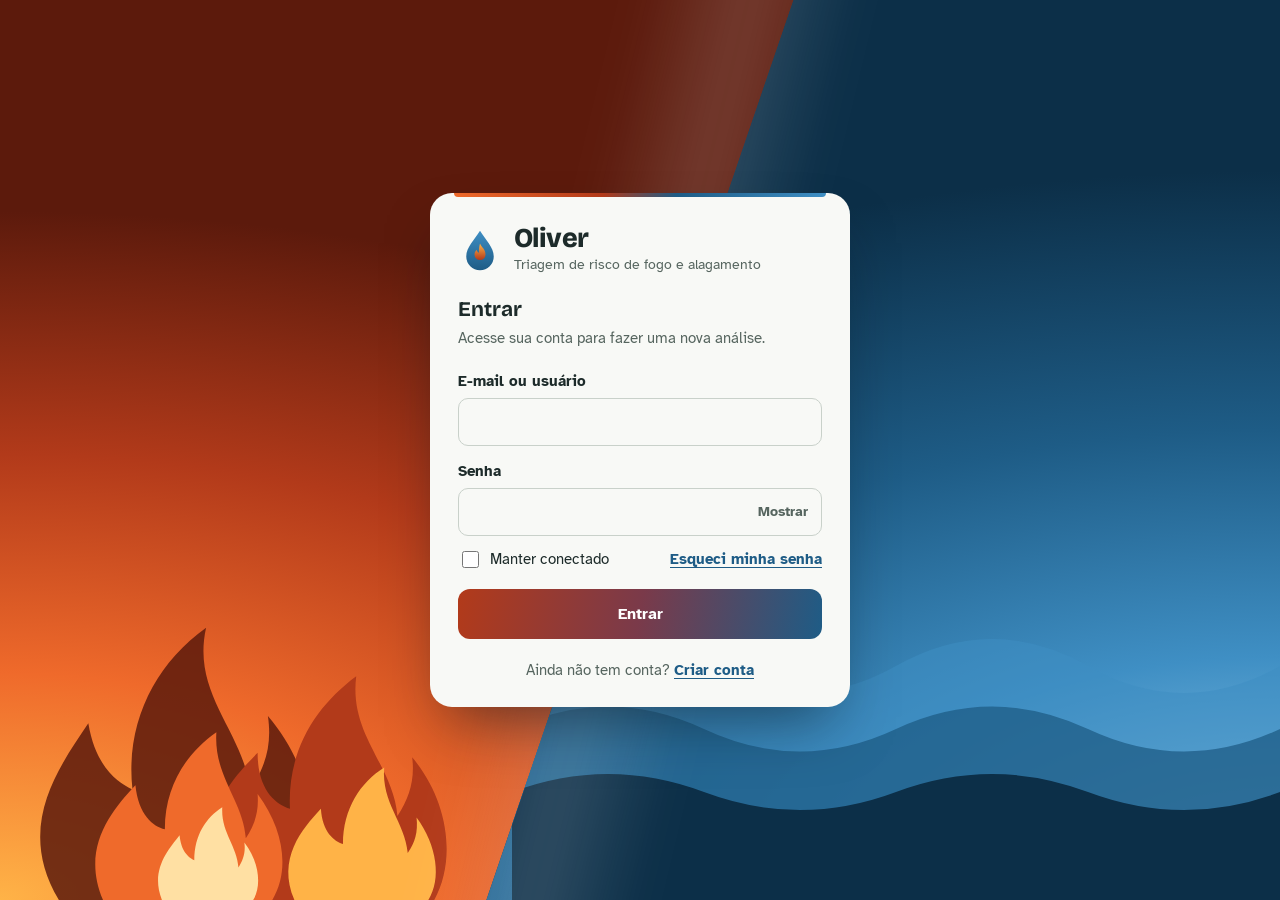
<file: static/login.html>
<!doctype html>
<html lang="pt-BR">
<head>
  <meta charset="utf-8">
  <meta name="viewport" content="width=device-width, initial-scale=1">
  <title>Oliver · Entrar</title>
  <link rel="preconnect" href="https://fonts.googleapis.com">
  <link rel="preconnect" href="https://fonts.gstatic.com" crossorigin>
  <link href="https://fonts.googleapis.com/css2?family=Atkinson+Hyperlegible:wght@400;700&family=Bricolage+Grotesque:opsz,wght@12..96,500;12..96,700;12..96,800&display=swap" rel="stylesheet">
  <style>
    :root {
      --paper: #edf0ea; --surface: #f8f9f6; --ink: #1d2b2a; --muted: #56655f; --line: #c9d1ca;
      --fire-1: #ffb347; --fire-2: #ef6a2b; --fire-3: #b23a1a; --fire-4: #5c1a0c;
      --water-1: #9fd3f0; --water-2: #3f8fc4; --water-3: #1e5c86; --water-4: #0c2f48;
      --accent: #3d5a54; --error: #b23a1a; --ok: #3e7c4f;
      --font-display: "Bricolage Grotesque", system-ui, sans-serif;
      --font-body: "Atkinson Hyperlegible", system-ui, sans-serif;
    }
    @media (prefers-color-scheme: dark) {
      :root { --surface: #1c2523; --ink: #e6ece8; --muted: #9daca6; --line: #33413e; --accent: #8fb3a8; --error: #ec7a55; --ok: #6fb07f; }
    }
    * { box-sizing: border-box; }
    html, body { height: 100%; }
    body {
      margin: 0; min-height: 100vh; color: var(--ink);
      font: 400 1rem/1.5 var(--font-body);
      background: var(--water-4);
      display: grid; place-items: center; padding: 24px 16px;
      overflow-x: hidden; position: relative;
    }
    button, input { font: inherit; color: inherit; }
    :focus-visible { outline: 3px solid var(--accent); outline-offset: 2px; }

    /* ---------- Cenário: fogo encontra água ---------- */
    .scene { position: fixed; inset: 0; z-index: 0; overflow: hidden; pointer-events: none; }
    .scene .fire-side {
      position: absolute; inset: 0;
      background:
        radial-gradient(120% 90% at 0% 100%, var(--fire-1) 0%, var(--fire-2) 28%, var(--fire-3) 55%, var(--fire-4) 85%);
      clip-path: polygon(0 0, 62% 0, 38% 100%, 0 100%);
    }
    .scene .water-side {
      position: absolute; inset: 0;
      background:
        radial-gradient(120% 90% at 100% 100%, var(--water-1) 0%, var(--water-2) 30%, var(--water-3) 58%, var(--water-4) 90%);
      clip-path: polygon(62% 0, 100% 0, 100% 100%, 38% 100%);
    }
    /* vapor na linha onde fogo e água se encontram */
    .scene .steam {
      position: absolute; top: -10%; bottom: -10%; left: 50%; width: 220px; transform: translateX(-50%) rotate(13.5deg);
      background: linear-gradient(90deg, transparent, rgba(255,255,255,.14), transparent);
      filter: blur(18px);
    }
    .flames { position: absolute; left: 0; bottom: 0; width: 46%; height: 62%; }
    .flames path { transform-origin: 50% 100%; transform-box: fill-box; animation: flicker 2.6s ease-in-out infinite; }
    .flames path:nth-child(2) { animation-duration: 3.1s; animation-delay: -.6s; }
    .flames path:nth-child(3) { animation-duration: 2.2s; animation-delay: -1.1s; }
    .flames path:nth-child(4) { animation-duration: 3.4s; animation-delay: -.3s; }
    .flames path:nth-child(5) { animation-duration: 2.8s; animation-delay: -1.7s; }
    @keyframes flicker {
      0%, 100% { transform: scale(1, 1) skewX(0deg); }
      30% { transform: scale(.96, 1.08) skewX(-2deg); }
      60% { transform: scale(1.03, .94) skewX(2deg); }
    }
    .embers span {
      position: absolute; bottom: -10px; width: 5px; height: 5px; border-radius: 50%;
      background: var(--fire-1); box-shadow: 0 0 8px 2px rgba(255,179,71,.7);
      animation: rise 7s linear infinite; opacity: 0;
    }
    @keyframes rise {
      0% { transform: translate(0, 0); opacity: 0; }
      10% { opacity: 1; }
      100% { transform: translate(60px, -85vh); opacity: 0; }
    }
    .waves { position: absolute; right: 0; bottom: 0; width: 60%; height: 40%; }
    .waves .wave { animation: drift 9s linear infinite; }
    .waves .wave.w2 { animation-duration: 13s; animation-direction: reverse; }
    .waves .wave.w3 { animation-duration: 17s; }
    @keyframes drift { from { transform: translateX(0); } to { transform: translateX(-600px); } }
    .drops span {
      position: absolute; top: -20px; width: 2px; height: 18px; border-radius: 2px;
      background: linear-gradient(to bottom, transparent, rgba(220,240,255,.8));
      animation: fall 1.6s linear infinite;
    }
    @keyframes fall { to { transform: translate(-30px, 105vh); } }

    /* ---------- Cartão ---------- */
    .card {
      position: relative; z-index: 1; width: 100%; max-width: 420px;
      background: var(--surface); border-radius: 22px; padding: 32px 28px 26px;
      box-shadow: 0 30px 60px -20px rgba(8, 20, 30, .55);
    }
    .card::before { /* filete fogo → água no topo do cartão */
      content: ""; position: absolute; left: 24px; right: 24px; top: 0; height: 4px; border-radius: 0 0 4px 4px;
      background: linear-gradient(90deg, var(--fire-2), var(--fire-3) 40%, var(--water-3) 60%, var(--water-2));
    }
    .brand { display: flex; align-items: center; gap: 12px; margin-bottom: 22px; }
    .brand-mark { width: 44px; height: 44px; flex: none; }
    .brand h1 { font: 800 1.7rem/1 var(--font-display); letter-spacing: -.02em; margin: 0; }
    .brand p { margin: 2px 0 0; color: var(--muted); font-size: .9rem; }

    h2 { font: 700 1.3rem/1.2 var(--font-display); margin: 0 0 4px; }
    .lead { margin: 0 0 20px; color: var(--muted); font-size: .95rem; }

    .view[hidden] { display: none; }
    .field { display: flex; flex-direction: column; gap: 6px; margin-bottom: 14px; }
    .field label { font-weight: 700; font-size: .92rem; }
    .field input {
      width: 100%; padding: 11px 12px; border-radius: 10px; border: 1.5px solid var(--line); background: var(--surface);
    }
    .field input:focus { border-color: var(--accent); outline: none; }
    .field input[aria-invalid="true"] { border-color: var(--error); }
    .hint { font-size: .82rem; color: var(--muted); }
    .pw-wrap { position: relative; }
    .pw-wrap input { padding-right: 70px; }
    .pw-toggle {
      position: absolute; right: 6px; top: 50%; transform: translateY(-50%);
      border: 0; background: transparent; color: var(--muted); font-size: .85rem; font-weight: 700;
      padding: 6px 8px; border-radius: 6px; cursor: pointer;
    }
    .pw-toggle:hover { color: var(--ink); }
    .row-between { display: flex; justify-content: space-between; align-items: center; gap: 12px; margin: -2px 0 18px; flex-wrap: wrap; }
    .check { display: inline-flex; align-items: center; gap: 8px; font-size: .92rem; cursor: pointer; }
    .check input { width: 17px; height: 17px; accent-color: var(--water-3); }

    .link {
      border: 0; background: none; padding: 0; cursor: pointer;
      color: var(--water-3); font-weight: 700; font-size: .92rem; text-decoration: underline; text-underline-offset: 3px;
    }
    @media (prefers-color-scheme: dark) { .link { color: var(--water-1); } }
    .link:hover { text-decoration-thickness: 2px; }

    .primary {
      width: 100%; border: 0; border-radius: 12px; padding: 13px 18px; cursor: pointer;
      font-weight: 700; font-size: 1rem; color: #fff;
      background: linear-gradient(100deg, var(--fire-3) 0%, #7a3a4a 50%, var(--water-3) 100%);
      transition: filter .2s ease;
    }
    .primary:hover { filter: brightness(1.12); }
    .primary:disabled { opacity: .6; cursor: wait; }

    .switch { margin: 20px 0 0; text-align: center; color: var(--muted); font-size: .93rem; }
    .msg { margin: 0 0 14px; padding: 10px 12px; border-radius: 10px; font-size: .92rem; }
    .msg[hidden] { display: none; }
    .msg.error { background: rgba(178,58,26,.1); color: var(--error); font-weight: 700; }
    .msg.ok { background: rgba(62,124,79,.12); color: var(--ok); font-weight: 700; }
    .demo-note { margin: 18px 0 0; font-size: .8rem; color: var(--muted); text-align: center; }

    .strength { display: flex; gap: 4px; margin-top: 2px; }
    .strength i { flex: 1; height: 4px; border-radius: 2px; background: var(--line); transition: background .3s; }

    @media (max-width: 700px) {
      .scene .fire-side { clip-path: polygon(0 0, 100% 0, 100% 38%, 0 58%); }
      .scene .water-side { clip-path: polygon(0 58%, 100% 38%, 100% 100%, 0 100%); }
      .scene .steam { top: 48%; left: -10%; right: -10%; width: auto; height: 120px; transform: translateY(-50%) rotate(-11deg); }
      .flames { width: 100%; height: 40%; bottom: auto; top: 10%; }
      .waves { width: 100%; height: 30%; }
    }
    @media (prefers-reduced-motion: reduce) {
      *, *::before, *::after { animation: none !important; transition: none !important; }
    }
  </style>
</head>
<body>
  <!-- Fundo decorativo -->
  <div class="scene" aria-hidden="true">
    <div class="fire-side">
      <svg class="flames" viewBox="0 0 400 300" preserveAspectRatio="xMinYMax meet">
        <path d="M40 300c-30-50 0-90 20-120 5 30 20 40 30 45-5-45 15-85 50-110-10 45 25 70 30 110 10-15 15-30 12-50 30 35 40 85 20 125Z" fill="#5c1a0c" opacity=".85"/>
        <path d="M150 300c-25-45 5-80 25-100 0 25 12 35 22 38-2-40 18-70 45-90-5 40 25 60 28 95 8-12 12-25 10-40 25 30 30 70 15 97Z" fill="#b23a1a"/>
        <path d="M70 300c-15-35 5-60 22-78 2 20 12 28 20 30 0-30 15-52 35-66-2 30 18 46 20 72 6-9 9-18 8-30 18 24 22 52 10 72Z" fill="#ef6a2b"/>
        <path d="M200 300c-12-28 5-48 18-62 1 16 9 22 15 24 0-24 12-42 28-52-2 24 14 37 16 58 5-7 7-14 6-24 14 19 17 42 8 56Z" fill="#ffb347"/>
        <path d="M110 300c-8-20 4-34 12-44 1 11 6 15 10 17 0-17 8-29 19-36-1 17 10 26 11 41 3-5 5-10 4-17 10 13 12 29 6 39Z" fill="#ffe0a3"/>
      </svg>
      <div class="embers">
        <span style="left:6%;animation-delay:0s"></span><span style="left:14%;animation-delay:1.4s"></span>
        <span style="left:22%;animation-delay:2.9s"></span><span style="left:30%;animation-delay:4.1s"></span>
        <span style="left:11%;animation-delay:5.3s"></span><span style="left:26%;animation-delay:6.2s"></span>
        <span style="left:35%;animation-delay:3.4s"></span><span style="left:18%;animation-delay:.7s"></span>
      </div>
    </div>
    <div class="water-side">
      <div class="drops">
        <span style="left:58%;animation-delay:0s"></span><span style="left:66%;animation-delay:.4s"></span>
        <span style="left:74%;animation-delay:.9s"></span><span style="left:82%;animation-delay:.2s"></span>
        <span style="left:90%;animation-delay:1.2s"></span><span style="left:70%;animation-delay:1.4s"></span>
        <span style="left:86%;animation-delay:.7s"></span><span style="left:96%;animation-delay:1s"></span>
        <span style="left:62%;animation-delay:1.1s"></span><span style="left:78%;animation-delay:.5s"></span>
      </div>
      <svg class="waves" viewBox="0 0 600 200" preserveAspectRatio="none">
        <g class="wave w1"><path d="M0 70 Q75 40 150 70 T300 70 T450 70 T600 70 T750 70 T900 70 T1050 70 T1200 70 V200 H0Z" fill="#3f8fc4" opacity=".55"/></g>
        <g class="wave w2"><path d="M0 105 Q75 80 150 105 T300 105 T450 105 T600 105 T750 105 T900 105 T1050 105 T1200 105 V200 H0Z" fill="#1e5c86" opacity=".75"/></g>
        <g class="wave w3"><path d="M0 140 Q75 120 150 140 T300 140 T450 140 T600 140 T750 140 T900 140 T1050 140 T1200 140 V200 H0Z" fill="#0c2f48"/></g>
      </svg>
    </div>
    <div class="steam"></div>
  </div>

  <main class="card">
    <div class="brand">
      <!-- Marca: gota de água com chama dentro -->
      <svg class="brand-mark" viewBox="0 0 48 48" aria-hidden="true">
        <defs>
          <linearGradient id="g-water" x1="0" y1="0" x2="0" y2="1"><stop offset="0" stop-color="#3f8fc4"/><stop offset="1" stop-color="#1e5c86"/></linearGradient>
          <linearGradient id="g-fire" x1="0" y1="1" x2="0" y2="0"><stop offset="0" stop-color="#b23a1a"/><stop offset="1" stop-color="#ffb347"/></linearGradient>
        </defs>
        <path d="M24 3C18 13 9 21 9 31a15 15 0 0 0 30 0C39 21 30 13 24 3Z" fill="url(#g-water)"/>
        <path d="M24 17c1.5 4 6 6 6 12a6 6 0 0 1-12 0c0-2.5 1.2-4.2 2.4-5.4.4 1.8 1.4 3 2.6 3.4-.4-3.6.2-7 1-10Z" fill="url(#g-fire)"/>
      </svg>
      <div>
        <h1>Oliver</h1>
        <p>Triagem de risco de fogo e alagamento</p>
      </div>
    </div>

    <!-- Entrar -->
    <section class="view" id="view-login" aria-labelledby="t-login">
      <h2 id="t-login">Entrar</h2>
      <p class="lead">Acesse sua conta para fazer uma nova análise.</p>
      <p class="msg" role="alert" hidden></p>
      <form novalidate data-action="login">
        <div class="field">
          <label for="l-user">E-mail ou usuário</label>
          <input id="l-user" name="user" autocomplete="username" required>
        </div>
        <div class="field">
          <label for="l-pass">Senha</label>
          <div class="pw-wrap">
            <input id="l-pass" name="password" type="password" autocomplete="current-password" required>
            <button type="button" class="pw-toggle" aria-controls="l-pass">Mostrar</button>
          </div>
        </div>
        <div class="row-between">
          <label class="check"><input type="checkbox" name="remember"> Manter conectado</label>
          <button type="button" class="link" data-go="recover">Esqueci minha senha</button>
        </div>
        <button type="submit" class="primary">Entrar</button>
      </form>
      <p class="switch">Ainda não tem conta? <button type="button" class="link" data-go="signup">Criar conta</button></p>
    </section>

    <!-- Criar conta -->
    <section class="view" id="view-signup" aria-labelledby="t-signup" hidden>
      <h2 id="t-signup">Criar conta</h2>
      <p class="lead">Leva menos de um minuto.</p>
      <p class="msg" role="alert" hidden></p>
      <form novalidate data-action="signup">
        <div class="field">
          <label for="s-name">Nome</label>
          <input id="s-name" name="name" autocomplete="name" required>
        </div>
        <div class="field">
          <label for="s-email">E-mail</label>
          <input id="s-email" name="email" type="email" autocomplete="email" required>
        </div>
        <div class="field">
          <label for="s-pass">Senha</label>
          <div class="pw-wrap">
            <input id="s-pass" name="password" type="password" autocomplete="new-password" minlength="8" required aria-describedby="s-pass-hint">
            <button type="button" class="pw-toggle" aria-controls="s-pass">Mostrar</button>
          </div>
          <div class="strength" aria-hidden="true"><i></i><i></i><i></i><i></i></div>
          <span class="hint" id="s-pass-hint">Mínimo de 8 caracteres. Misture letras, números e símbolos.</span>
        </div>
        <div class="field">
          <label for="s-pass2">Confirmar senha</label>
          <input id="s-pass2" name="password2" type="password" autocomplete="new-password" required>
        </div>
        <button type="submit" class="primary">Criar conta</button>
      </form>
      <p class="switch">Já tem conta? <button type="button" class="link" data-go="login">Entrar</button></p>
    </section>

    <!-- Recuperar senha -->
    <section class="view" id="view-recover" aria-labelledby="t-recover" hidden>
      <h2 id="t-recover">Recuperar senha</h2>
      <p class="lead">Informe o e-mail da sua conta. Enviaremos um link para criar uma nova senha.</p>
      <p class="msg" role="alert" hidden></p>
      <form novalidate data-action="recover">
        <div class="field">
          <label for="r-email">E-mail</label>
          <input id="r-email" name="email" type="email" autocomplete="email" required>
        </div>
        <button type="submit" class="primary">Enviar link de recuperação</button>
      </form>
      <p class="switch"><button type="button" class="link" data-go="login">Voltar para entrar</button></p>
    </section>

    <!-- Nova senha (aberta pelo link de recuperação) -->
    <section class="view" id="view-reset" aria-labelledby="t-reset" hidden>
      <h2 id="t-reset">Criar nova senha</h2>
      <p class="lead">Escolha uma senha nova para a sua conta.</p>
      <p class="msg" role="alert" hidden></p>
      <form novalidate data-action="reset">
        <div class="field">
          <label for="n-pass">Nova senha</label>
          <div class="pw-wrap">
            <input id="n-pass" name="password" type="password" autocomplete="new-password" minlength="8" required>
            <button type="button" class="pw-toggle" aria-controls="n-pass">Mostrar</button>
          </div>
          <span class="hint">Mínimo de 8 caracteres.</span>
        </div>
        <div class="field">
          <label for="n-pass2">Confirmar nova senha</label>
          <input id="n-pass2" name="password2" type="password" autocomplete="new-password" required>
        </div>
        <button type="submit" class="primary">Salvar nova senha</button>
      </form>
      <p class="switch"><button type="button" class="link" data-go="login">Voltar para entrar</button></p>
    </section>

    <p class="demo-note" id="demo-note" hidden>Modo demonstração: sem servidor, nenhuma conta é salva.</p>
  </main>

  <script>
  (() => {
    "use strict";
    // Endereços do backend (a criar no app.py). Sem servidor, a página roda em modo demonstração.
    const API = { login: "/api/auth/login", signup: "/api/auth/signup", recover: "/api/auth/recover", reset: "/api/auth/reset" };
    const DEMO = location.protocol === "file:";
    const APP_PAGE = window.OLIVER_APP_PAGE || (DEMO ? "oliver.html" : "/oliver"); // página do chat após o login
    const RESET_TOKEN = new URLSearchParams(location.search).get("reset");
    const $ = (s, r = document) => r.querySelector(s);
    const $$ = (s, r = document) => [...r.querySelectorAll(s)];
    if (DEMO) $("#demo-note").hidden = false;
    if (window.OLIVER_PREVIEW) {
      $("#demo-note").textContent = "Pré-visualização: as contas ficam guardadas só neste navegador. Rodando o projeto, elas vão para o banco de dados.";
      $("#demo-note").hidden = false;
    }

    // ----- Troca de tela -----
    function go(view) {
      $$(".view").forEach((v) => (v.hidden = v.id !== "view-" + view));
      $$(".msg").forEach((m) => (m.hidden = true));
      const first = $(`#view-${view} input`);
      if (first) first.focus();
      history.replaceState(null, "", view === "reset" ? location.href : location.pathname + "#" + view);
    }
    $$("[data-go]").forEach((b) => b.addEventListener("click", () => go(b.dataset.go)));
    const start = location.hash.slice(1);
    if (RESET_TOKEN) go("reset");
    else if (["login", "signup", "recover"].includes(start)) go(start);

    // ----- Mostrar/ocultar senha -----
    $$(".pw-toggle").forEach((btn) => {
      btn.addEventListener("click", () => {
        const input = document.getElementById(btn.getAttribute("aria-controls"));
        const show = input.type === "password";
        input.type = show ? "text" : "password";
        btn.textContent = show ? "Ocultar" : "Mostrar";
        btn.setAttribute("aria-pressed", String(show));
      });
    });

    // ----- Força da senha -----
    const bars = $$(".strength i");
    $("#s-pass").addEventListener("input", (e) => {
      const v = e.target.value;
      const score = [v.length >= 8, /[a-z]/.test(v) && /[A-Z]/.test(v), /\d/.test(v), /[^A-Za-z0-9]/.test(v)].filter(Boolean).length;
      const colors = ["#b23a1a", "#ef6a2b", "#b8820f", "#3e7c4f"];
      bars.forEach((b, i) => (b.style.background = i < score ? colors[score - 1] : ""));
    });

    // ----- Mensagens -----
    function show(view, text, kind = "error") {
      const m = $(".msg", view);
      m.textContent = text;
      m.className = "msg " + kind;
      m.hidden = false;
    }

    // ----- Validação -----
    function validate(form) {
      let first = null;
      for (const f of form.elements) {
        if (!f.name || f.type === "checkbox") continue;
        const ok = f.checkValidity();
        f.setAttribute("aria-invalid", String(!ok));
        if (!ok && !first) first = f;
      }
      if (first) { first.focus(); return "Preencha os campos destacados corretamente."; }
      if (form.password2 && form.password.value !== form.password2.value) {
        form.password2.setAttribute("aria-invalid", "true");
        form.password2.focus();
        return "As senhas não são iguais.";
      }
      return null;
    }
    $$("form").forEach((f) => f.addEventListener("input", (e) => e.target.removeAttribute("aria-invalid")));

    // ----- Envio -----
    async function post(url, body) {
      let res;
      try {
        res = await fetch(url, { method: "POST", headers: { "Content-Type": "application/json" }, body: JSON.stringify(body) });
      } catch { throw new Error(OFFLINE); }
      if (res.status === 404 || res.status === 405) throw new Error(OFFLINE);
      let data = {};
      try { data = await res.json(); } catch {}
      if (!res.ok) throw new Error(data.error || "Não foi possível concluir. Tente novamente.");
      return data;
    }

    const OFFLINE = "O servidor do Oliver não está rodando. Abra o terminal na pasta do projeto, rode python app.py e acesse http://127.0.0.1:5000.";

    const SUCCESS = {
      login: () => (location.href = APP_PAGE),
      signup: (view, form) => {
        go("login");
        $("#l-user").value = form.email.value;
        show($("#view-login"), "Conta criada. Agora é só entrar.", "ok");
        $("#l-pass").focus();
      },
      reset: () => {
        history.replaceState(null, "", location.pathname + "#login");
        go("login");
        show($("#view-login"), "Senha alterada. Entre com a nova senha.", "ok");
      },
      recover: (view, form, res) => {
        show(view, `Se ${form.email.value} estiver cadastrado, você vai receber um link para criar uma nova senha.`, "ok");
        if (res && res.dev_link) {
          const m = $(".msg", view);
          m.append(document.createElement("br"), "Pré-visualização: ");
          const a = Object.assign(document.createElement("a"), { href: res.dev_link, textContent: "abrir o link de recuperação" });
          a.style.color = "inherit";
          m.append(a);
        }
      },
    };

    $$("form").forEach((form) => {
      form.addEventListener("submit", async (e) => {
        e.preventDefault();
        const view = form.closest(".view");
        const action = form.dataset.action;
        const error = validate(form);
        if (error) return show(view, error);
        $(".msg", view).hidden = true;

        const body = Object.fromEntries(new FormData(form));
        delete body.password2;
        if (action === "login") body.remember = form.remember.checked;
        if (action === "reset") body.token = RESET_TOKEN;
        const btn = $(".primary", form);
        const label = btn.textContent;
        btn.disabled = true; btn.textContent = "Aguarde…";
        try {
          const res = DEMO ? {} : await post(API[action], body);
          SUCCESS[action](view, form, res);
        } catch (err) {
          show(view, err.message);
        } finally {
          btn.disabled = false; btn.textContent = label;
        }
      });
    });
  })();
  </script>
</body>
</html>
</file>
